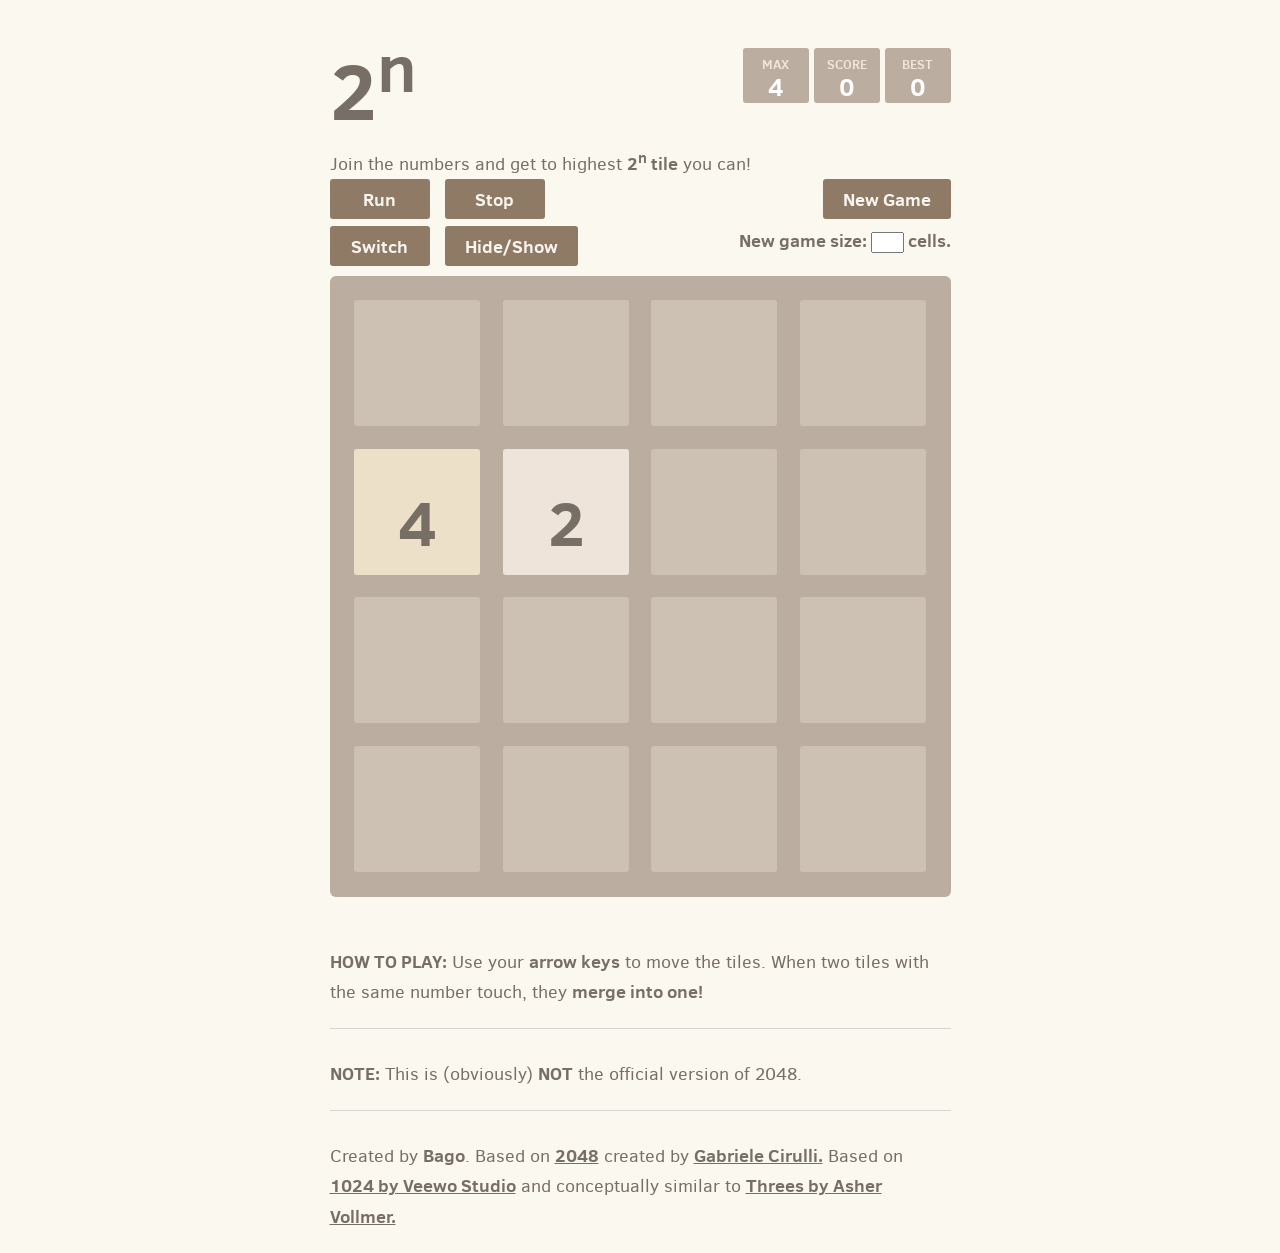
<file: index.html>
<!DOCTYPE html>
<html lang="en" manifest="cache.appcache">
<head>
  <meta charset="utf-8">
  <title>2^n</title>

  <link href="style/main.css" rel="stylesheet" type="text/css">
  <link rel="shortcut icon" href="favicon.ico">
  <link rel="apple-touch-icon" href="meta/apple-touch-icon.png">
  <meta name="apple-mobile-web-app-capable" content="yes">
  <meta name="apple-mobile-web-app-status-bar-style" content="black">

  <meta name="HandheldFriendly" content="True">
  <meta name="MobileOptimized" content="320">
  <meta name="viewport" content="width=device-width, target-densitydpi=160dpi, initial-scale=1.0, maximum-scale=1, user-scalable=no, minimal-ui">
  <meta name="format-detection" content="telephone=no" />

  <meta property="og:title" content="2048 game"/>
  <meta property="og:site_name" content="2048 game"/>
  <meta property="og:description" content="Join the numbers and get to the 2048 tile! Careful: this game is extremely addictive!"/>
  <meta property="og:image" content="http://gabrielecirulli.github.io/2048/meta/og_image.png"/>
</head>
<body>
  <div class="container">
    <div class="heading">
      <h1 class="title">2<sup>n</sup></h1>
      <div class="scores-container">
        <div class="max-tile-container">0</div>
        <div class="score-container">0</div>
        <div class="best-container">0</div>
      </div>
    </div>

    <div class="above-game">
      <p class="game-intro">Join the numbers and get to highest <strong>2<sup>n</sup> tile</strong> you can!</p>
      <a class="auto-move-button">Run</a>
      <a class="stop-auto-move-button">Stop</a>
      <a class="restart-button">New Game</a>
    </div>

    <div class="above-game-2">
      <a class="switch-display-mode-button">Switch</a>
      <a class="show-animation-button">Hide/Show</a>
      <p align=right><strong>New game size: </strong><input type="text" name="new-grid-size" value="" id="new-grid-size-inpt" onkeydown='return (event.keyCode >= 37 && event.keyCode <= 40) || event.keyCode == 8 || event.keyCode == 46 || (event.keyCode >= 48 && event.keyCode <= 57);'  size="2" maxlength="1"><strong> cells.</strong></p>
<!--       <p align=right><strong>New game size: </strong><input type="number" name="new-grid-size" value="" min="2" max="9" id="new-grid-size-inpt" onkeydown='return (event.keyCode >= 37 && event.keyCode <= 40) || event.keyCode == 8 || event.keyCode == 46 || (event.keyCode >= 48 && event.keyCode <= 57);'><strong> cells.</strong></p> -->
    </div>    

    <div class="game-container">
      <div class="game-message">
        <p></p>
        <div class="lower">
	        <a class="keep-playing-button">Keep going</a>
          <a class="retry-button">Try again</a>
          <div class="score-sharing"></div>
<!--           <div class="mailing-list"> -->
<!--             MailChimp Signup Form -->
<!--             <form action="http://gabrielecirulli.us8.list-manage.com/subscribe/post?u=991201206817cfb4e4247ed6c&amp;id=7928ea817b" method="post" name="mc-embedded-subscribe-form" class="mailing-list-form" target="_blank"> -->
<!--               <strong>Get email updates from Gabriele</strong> -->

<!--               <input type="email" value="" name="EMAIL" class="mailing-list-email-field" placeholder="Your email address" spellcheck="false"> -->

<!--               real people should not fill this in and expect good things - do not remove this or risk form bot signups -->
<!--               <div style="position: absolute; left: -9999px;"> -->
<!--                 <input type="text" name="b_991201206817cfb4e4247ed6c_7928ea817b" value=""> -->
<!--               </div> -->

<!--               <input type="submit" value="Go" name="subscribe" class="mailing-list-subscribe-button"> -->
<!--             </form> -->
<!--           </div> -->
        </div>
      </div>
      
<!--       <input type="submit" value="Run" id="auto-move-run" class="auto-move-button"> -->
<!--       <input type="submit" value="Stop" id="auto-move-stop" class="auto-move-button"> -->

      <div class="grid-container">
<!--         <div class="grid-row"> -->
<!--           <div class="grid-cell"></div> -->
<!--           <div class="grid-cell"></div> -->
<!--           <div class="grid-cell"></div> -->
<!--           <div class="grid-cell"></div> -->
<!--           <div class="grid-cell"></div> -->
<!--           <div class="grid-cell"></div> -->
<!--           <div class="grid-cell"></div> -->
<!--           <div class="grid-cell"></div> -->
<!--         </div> -->
<!--         <div class="grid-row"> -->
<!--           <div class="grid-cell"></div> -->
<!--           <div class="grid-cell"></div> -->
<!--           <div class="grid-cell"></div> -->
<!--           <div class="grid-cell"></div> -->
<!--           <div class="grid-cell"></div> -->
<!--           <div class="grid-cell"></div> -->
<!--           <div class="grid-cell"></div> -->
<!--           <div class="grid-cell"></div> -->
<!--         </div> -->
<!--         <div class="grid-row"> -->
<!--           <div class="grid-cell"></div> -->
<!--           <div class="grid-cell"></div> -->
<!--           <div class="grid-cell"></div> -->
<!--           <div class="grid-cell"></div> -->
<!--           <div class="grid-cell"></div> -->
<!--           <div class="grid-cell"></div> -->
<!--           <div class="grid-cell"></div> -->
<!--           <div class="grid-cell"></div> -->
<!--         </div> -->
<!--         <div class="grid-row"> -->
<!--           <div class="grid-cell"></div> -->
<!--           <div class="grid-cell"></div> -->
<!--           <div class="grid-cell"></div> -->
<!--           <div class="grid-cell"></div> -->
<!--           <div class="grid-cell"></div> -->
<!--           <div class="grid-cell"></div> -->
<!--           <div class="grid-cell"></div> -->
<!--           <div class="grid-cell"></div> -->
<!--         </div> -->
<!--         <div class="grid-row"> -->
<!--           <div class="grid-cell"></div> -->
<!--           <div class="grid-cell"></div> -->
<!--           <div class="grid-cell"></div> -->
<!--           <div class="grid-cell"></div> -->
<!--           <div class="grid-cell"></div> -->
<!--           <div class="grid-cell"></div> -->
<!--           <div class="grid-cell"></div> -->
<!--           <div class="grid-cell"></div> -->
<!--         </div> -->
<!--         <div class="grid-row"> -->
<!--           <div class="grid-cell"></div> -->
<!--           <div class="grid-cell"></div> -->
<!--           <div class="grid-cell"></div> -->
<!--           <div class="grid-cell"></div> -->
<!--           <div class="grid-cell"></div> -->
<!--           <div class="grid-cell"></div> -->
<!--           <div class="grid-cell"></div> -->
<!--           <div class="grid-cell"></div> -->
<!--         </div> -->
<!--         <div class="grid-row"> -->
<!--           <div class="grid-cell"></div> -->
<!--           <div class="grid-cell"></div> -->
<!--           <div class="grid-cell"></div> -->
<!--           <div class="grid-cell"></div> -->
<!--           <div class="grid-cell"></div> -->
<!--           <div class="grid-cell"></div> -->
<!--           <div class="grid-cell"></div> -->
<!--           <div class="grid-cell"></div> -->
<!--         </div> -->
<!--         <div class="grid-row"> -->
<!--           <div class="grid-cell"></div> -->
<!--           <div class="grid-cell"></div> -->
<!--           <div class="grid-cell"></div> -->
<!--           <div class="grid-cell"></div> -->
<!--           <div class="grid-cell"></div> -->
<!--           <div class="grid-cell"></div> -->
<!--           <div class="grid-cell"></div> -->
<!--           <div class="grid-cell"></div> -->
<!--         </div> -->
      </div>

      <div class="tile-container">

      </div>
    </div>

    <p class="game-explanation">
      <strong class="important">How to play:</strong> Use your <strong>arrow keys</strong> to move the tiles. When two tiles with the same number touch, they <strong>merge into one!</strong>
    </p>
    <hr>
    <p>
    <strong class="important">Note:</strong> This is (obviously) <strong>NOT</strong> the official version of 2048.
    </p>
    <hr>
    <p>
    Created by <strong>Bago</strong>. Based on <a href="http://gabrielecirulli.github.io/2048/" target="_blank">2048</a> created by <a href="http://gabrielecirulli.com" target="_blank">Gabriele Cirulli.</a> Based on <a href="https://itunes.apple.com/us/app/1024!/id823499224" target="_blank">1024 by Veewo Studio</a> and conceptually similar to <a href="http://asherv.com/threes/" target="_blank">Threes by Asher Vollmer.</a>
    </p>

  </div>

  <script src="js/bind_polyfill.js"></script>
  <script src="js/classlist_polyfill.js"></script>
  <script src="js/animframe_polyfill.js"></script>
  <script src="js/keyboard_input_manager.js"></script>
  <script src="js/html_actuator.js"></script>
  <script src="js/grid.js"></script>
  <script src="js/tile.js"></script>
  <script src="js/local_storage_manager.js"></script>
  <script src="js/statistics_manager.js"></script>
  <script src="js/game_manager.js"></script>
  <script src="js/drawGridLayout.js"></script>
  <script src="js/application.js"></script>

  <script>
    (function(i,s,o,g,r,a,m){i["GoogleAnalyticsObject"]=r;i[r]=i[r]||function(){
    (i[r].q=i[r].q||[]).push(arguments)},i[r].l=1*new Date();a=s.createElement(o),
    m=s.getElementsByTagName(o)[0];a.async=1;a.src=g;m.parentNode.insertBefore(a,m)
    })(window,document,"script","//www.google-analytics.com/analytics.js","ga");

    ga("create", "UA-42620757-2", "gabrielecirulli.github.io");
    ga("send", "pageview");
  </script>
</body>
</html>
</file>
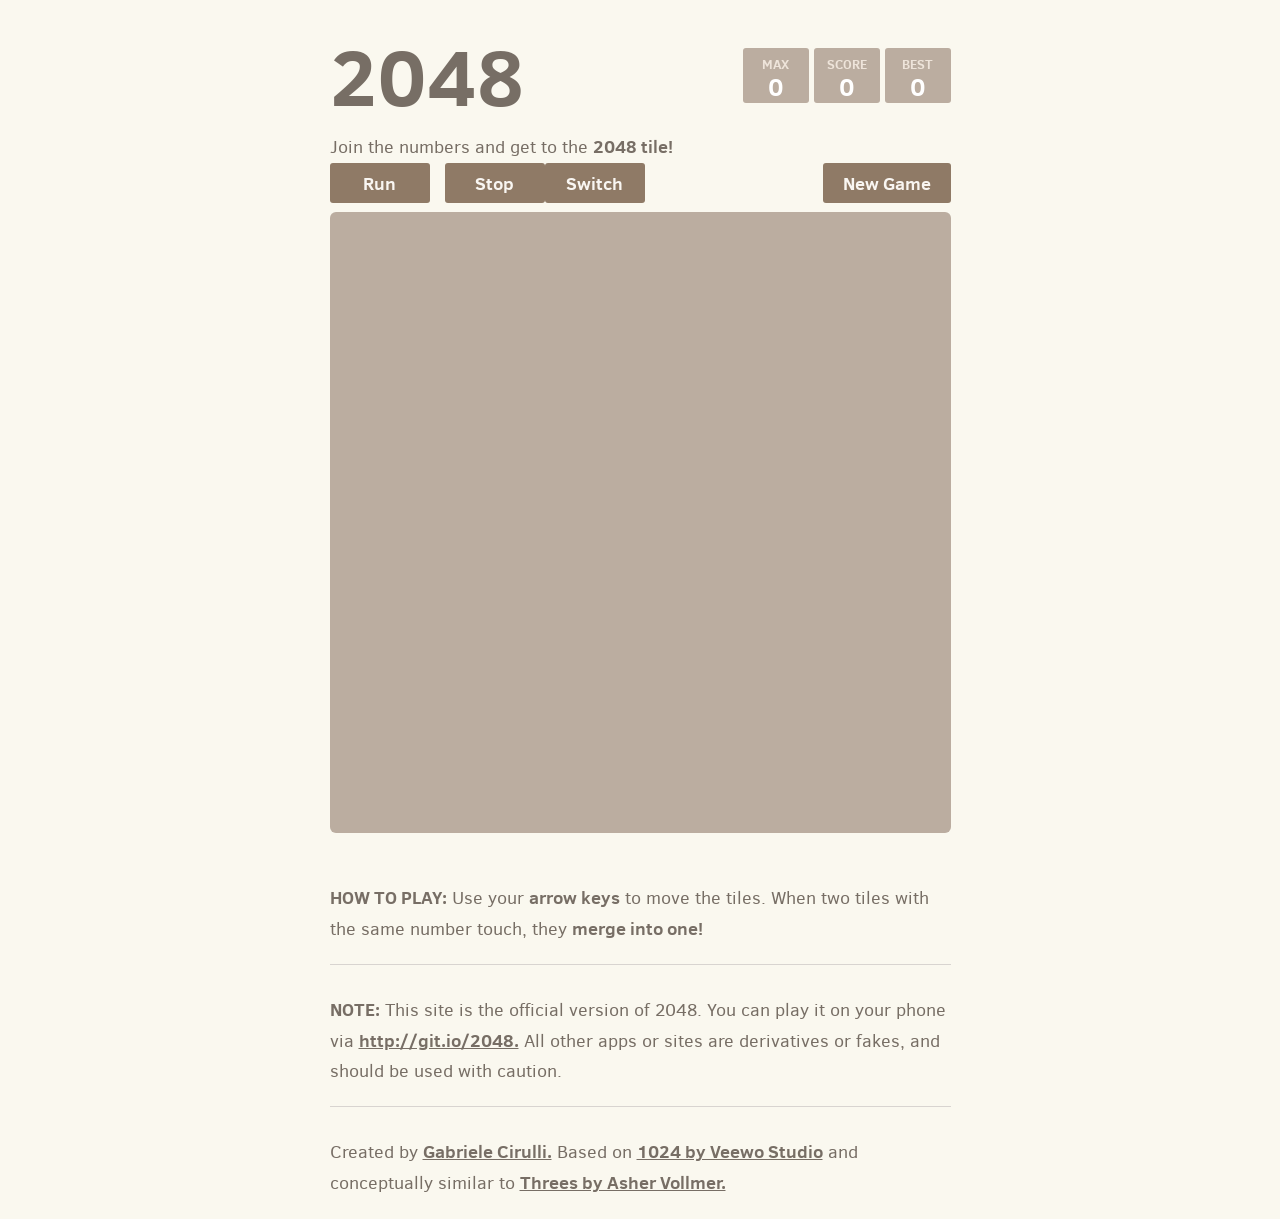
<file: Auto2048.html>
<!DOCTYPE html>
<html lang="en" manifest="cache.appcache">
<head>
  <meta charset="utf-8">
  <title>2048</title>

  <link href="style/main.css" rel="stylesheet" type="text/css">
  <link rel="shortcut icon" href="favicon.ico">
  <link rel="apple-touch-icon" href="meta/apple-touch-icon.png">
  <meta name="apple-mobile-web-app-capable" content="yes">
  <meta name="apple-mobile-web-app-status-bar-style" content="black">

  <meta name="HandheldFriendly" content="True">
  <meta name="MobileOptimized" content="320">
  <meta name="viewport" content="width=device-width, target-densitydpi=160dpi, initial-scale=1.0, maximum-scale=1, user-scalable=no, minimal-ui">
  <meta name="format-detection" content="telephone=no" />

  <meta property="og:title" content="2048 game"/>
  <meta property="og:site_name" content="2048 game"/>
  <meta property="og:description" content="Join the numbers and get to the 2048 tile! Careful: this game is extremely addictive!"/>
  <meta property="og:image" content="http://gabrielecirulli.github.io/2048/meta/og_image.png"/>
</head>
<body>
  <div class="container">
    <div class="heading">
      <h1 class="title">2048</h1>
      <div class="scores-container">
        <div class="max-tile-container">0</div>
        <div class="score-container">0</div>
        <div class="best-container">0</div>
      </div>
    </div>

    <div class="above-game">
      <p class="game-intro">Join the numbers and get to the <strong>2048 tile!</strong></p>
      <a class="auto-move-button">Run</a>
      <a class="stop-auto-move-button">Stop</a>
      <a class="switch-display-mode-button">Switch</a>
      <a class="restart-button">New Game</a>
    </div>

    <div class="game-container">
      <div class="game-message">
        <p></p>
        <div class="lower">
	        <a class="keep-playing-button">Keep going</a>
          <a class="retry-button">Try again</a>
          <div class="score-sharing"></div>
<!--           <div class="mailing-list"> -->
<!--             MailChimp Signup Form -->
<!--             <form action="http://gabrielecirulli.us8.list-manage.com/subscribe/post?u=991201206817cfb4e4247ed6c&amp;id=7928ea817b" method="post" name="mc-embedded-subscribe-form" class="mailing-list-form" target="_blank"> -->
<!--               <strong>Get email updates from Gabriele</strong> -->

<!--               <input type="email" value="" name="EMAIL" class="mailing-list-email-field" placeholder="Your email address" spellcheck="false"> -->

<!--               real people should not fill this in and expect good things - do not remove this or risk form bot signups -->
<!--               <div style="position: absolute; left: -9999px;"> -->
<!--                 <input type="text" name="b_991201206817cfb4e4247ed6c_7928ea817b" value=""> -->
<!--               </div> -->

<!--               <input type="submit" value="Go" name="subscribe" class="mailing-list-subscribe-button"> -->
<!--             </form> -->
<!--           </div> -->
        </div>
      </div>
      
<!--       <input type="submit" value="Run" id="auto-move-run" class="auto-move-button"> -->
<!--       <input type="submit" value="Stop" id="auto-move-stop" class="auto-move-button"> -->

      <div class="grid-container">
        <div class="grid-row">
          <div class="grid-cell"></div>
          <div class="grid-cell"></div>
          <div class="grid-cell"></div>
          <div class="grid-cell"></div>
          <div class="grid-cell"></div>
          <div class="grid-cell"></div>
          <div class="grid-cell"></div>
          <div class="grid-cell"></div>
        </div>
        <div class="grid-row">
          <div class="grid-cell"></div>
          <div class="grid-cell"></div>
          <div class="grid-cell"></div>
          <div class="grid-cell"></div>
          <div class="grid-cell"></div>
          <div class="grid-cell"></div>
          <div class="grid-cell"></div>
          <div class="grid-cell"></div>
        </div>
        <div class="grid-row">
          <div class="grid-cell"></div>
          <div class="grid-cell"></div>
          <div class="grid-cell"></div>
          <div class="grid-cell"></div>
          <div class="grid-cell"></div>
          <div class="grid-cell"></div>
          <div class="grid-cell"></div>
          <div class="grid-cell"></div>
        </div>
        <div class="grid-row">
          <div class="grid-cell"></div>
          <div class="grid-cell"></div>
          <div class="grid-cell"></div>
          <div class="grid-cell"></div>
          <div class="grid-cell"></div>
          <div class="grid-cell"></div>
          <div class="grid-cell"></div>
          <div class="grid-cell"></div>
        </div>
        <div class="grid-row">
          <div class="grid-cell"></div>
          <div class="grid-cell"></div>
          <div class="grid-cell"></div>
          <div class="grid-cell"></div>
          <div class="grid-cell"></div>
          <div class="grid-cell"></div>
          <div class="grid-cell"></div>
          <div class="grid-cell"></div>
        </div>
        <div class="grid-row">
          <div class="grid-cell"></div>
          <div class="grid-cell"></div>
          <div class="grid-cell"></div>
          <div class="grid-cell"></div>
          <div class="grid-cell"></div>
          <div class="grid-cell"></div>
          <div class="grid-cell"></div>
          <div class="grid-cell"></div>
        </div>
        <div class="grid-row">
          <div class="grid-cell"></div>
          <div class="grid-cell"></div>
          <div class="grid-cell"></div>
          <div class="grid-cell"></div>
          <div class="grid-cell"></div>
          <div class="grid-cell"></div>
          <div class="grid-cell"></div>
          <div class="grid-cell"></div>
        </div>
        <div class="grid-row">
          <div class="grid-cell"></div>
          <div class="grid-cell"></div>
          <div class="grid-cell"></div>
          <div class="grid-cell"></div>
          <div class="grid-cell"></div>
          <div class="grid-cell"></div>
          <div class="grid-cell"></div>
          <div class="grid-cell"></div>
        </div>
      </div>

      <div class="tile-container">

      </div>
    </div>

    <p class="game-explanation">
      <strong class="important">How to play:</strong> Use your <strong>arrow keys</strong> to move the tiles. When two tiles with the same number touch, they <strong>merge into one!</strong>
    </p>
    <hr>
    <p>
    <strong class="important">Note:</strong> This site is the official version of 2048. You can play it on your phone via <a href="http://git.io/2048">http://git.io/2048.</a> All other apps or sites are derivatives or fakes, and should be used with caution.
    </p>
    <hr>
    <p>
    Created by <a href="http://gabrielecirulli.com" target="_blank">Gabriele Cirulli.</a> Based on <a href="https://itunes.apple.com/us/app/1024!/id823499224" target="_blank">1024 by Veewo Studio</a> and conceptually similar to <a href="http://asherv.com/threes/" target="_blank">Threes by Asher Vollmer.</a>
    </p>

  </div>

  <script src="js/bind_polyfill.js"></script>
  <script src="js/classlist_polyfill.js"></script>
  <script src="js/animframe_polyfill.js"></script>
  <script src="js/keyboard_input_manager.js"></script>
  <script src="js/html_actuator.js"></script>
  <script src="js/grid.js"></script>
  <script src="js/tile.js"></script>
  <script src="js/local_storage_manager.js"></script>
  <script src="js/statistics_manager.js"></script>
  <script src="js/game_manager.js"></script>
  <script src="js/application.js"></script>

  <script>
    (function(i,s,o,g,r,a,m){i["GoogleAnalyticsObject"]=r;i[r]=i[r]||function(){
    (i[r].q=i[r].q||[]).push(arguments)},i[r].l=1*new Date();a=s.createElement(o),
    m=s.getElementsByTagName(o)[0];a.async=1;a.src=g;m.parentNode.insertBefore(a,m)
    })(window,document,"script","//www.google-analytics.com/analytics.js","ga");

    ga("create", "UA-42620757-2", "gabrielecirulli.github.io");
    ga("send", "pageview");
  </script>
</body>
</html>
</file>
<file: style/main.css>
@import url(fonts/clear-sans.css);
html, body {
  margin: 0;
  padding: 0;
  background: #faf8ef;
  color: #776e65;
  font-family: "Clear Sans", "Helvetica Neue", Arial, sans-serif;
  font-size: 18px; }

body {
  margin: 20px 0; }

.heading:after {
  content: "";
  display: block;
  clear: both; }

h1.title {
  font-size: 80px;
  font-weight: bold;
  margin: 0;
  display: block;
  float: left; }

@-webkit-keyframes move-up {
  0% {
    top: 25px;
    opacity: 1; }

  100% {
    top: -50px;
    opacity: 0; } }

@-moz-keyframes move-up {
  0% {
    top: 25px;
    opacity: 1; }

  100% {
    top: -50px;
    opacity: 0; } }

@keyframes move-up {
  0% {
    top: 25px;
    opacity: 1; }

  100% {
    top: -50px;
    opacity: 0; } }

.scores-container {
  float: right;
  text-align: right;
  margin-top: 20px; }

.score-container, .best-container, .max-tile-container {
  position: relative;
  display: inline-block;
  background: #bbada0;
  padding: 15px 25px;
  font-size: 25px;
  height: 25px;
  line-height: 47px;
  font-weight: bold;
  border-radius: 3px;
  color: white;
  margin-top: 8px;
  text-align: center; }
  .score-container:after, .best-container:after, .max-tile-container:after {
    position: absolute;
    width: 100%;
    top: 10px;
    left: 0;
    text-transform: uppercase;
    font-size: 13px;
    line-height: 13px;
    text-align: center;
    color: #eee4da; }
  .score-container .score-addition, .best-container .score-addition {
    position: absolute;
    right: 30px;
    color: red;
    font-size: 25px;
    line-height: 25px;
    font-weight: bold;
    color: rgba(119, 110, 101, 0.9);
    z-index: 100;
    -webkit-animation: move-up 600ms ease-in;
    -moz-animation: move-up 600ms ease-in;
    -webkit-animation-fill-mode: both;
    -moz-animation-fill-mode: both; }

.max-tile-container:after {
  content: "Max"; }

.score-container:after {
  content: "Score"; }

.best-container:after {
  content: "Best"; }

p {
  margin-top: 0;
  margin-bottom: 10px;
  line-height: 1.65; }

a {
  color: #776e65;
  font-weight: bold;
  text-decoration: underline;
  cursor: pointer; }

strong.important {
  text-transform: uppercase; }

hr {
  border: none;
  border-bottom: 1px solid #d8d4d0;
  margin-top: 20px;
  margin-bottom: 30px; }

.container {
  width: 621px;
  margin: 0 auto; }

@-webkit-keyframes fade-in {
  0% {
    opacity: 0; }

  100% {
    opacity: 1; } }

@-moz-keyframes fade-in {
  0% {
    opacity: 0; }

  100% {
    opacity: 1; } }

@keyframes fade-in {
  0% {
    opacity: 0; }

  100% {
    opacity: 1; } }

.game-container {
/*   margin-top: 50px; */
  position: relative;
/*   padding: 15px; */
  cursor: default;
  -webkit-touch-callout: none;
  -webkit-user-select: none;
  -moz-user-select: none;
  background: #bbada0;
  border-radius: 6px;
  width: 621px;
  height: 621px;
  -webkit-box-sizing: border-box;
  -moz-box-sizing: border-box;
  box-sizing: border-box; }
/*   .game-container .game-message { */
.game-message {
    display: none;
    position: absolute;
    top: 0;
    right: 0;
    bottom: 0;
    left: 0;
    background: rgba(238, 228, 218, 0.5);
    z-index: 100;
    text-align: center;
    -webkit-animation: fade-in 800ms ease 1200ms;
    -moz-animation: fade-in 800ms ease 1200ms;
    -webkit-animation-fill-mode: both;
    -moz-animation-fill-mode: both; }
    .game-container .game-message p {
      font-size: 60px;
      font-weight: bold;
      height: 60px;
      line-height: 60px;
      margin-top: 222px; }
    .game-container .game-message .lower {
      display: block;
      margin-top: 59px; }
    .game-container .game-message a {
      display: inline-block;
      background: #8f7a66;
      border-radius: 3px;
      padding: 0 20px;
      text-decoration: none;
      color: #f9f6f2;
      height: 40px;
      line-height: 42px;
      margin-left: 9px; }
    .game-container .game-message.game-won {
      background: rgba(237, 194, 46, 0.5);
      color: #f9f6f2; }
    .game-container .game-message.game-won, .game-container .game-message.game-over {
      display: block; }

.grid-container {
  position: absolute;
  z-index: 1; }

/* .grid-row { */
/*   margin-bottom: 10px; } */
/*   .grid-row:last-child { */
/*     margin-bottom: 0; } */
/*   .grid-row:after { */
/*     content: ""; */
/*     display: block; */
/*     clear: both; } */

/* .grid-cell { */
/*   width: 57.5px; */
/*   height: 57.5px; */
/*   margin-right: 10px; */
/*   float: left; */
/*   border-radius: 3px;  */
/*   background: rgba(238, 228, 218, 0.35); } */
/*   .grid-cell:last-child { */
/*     margin-right: 0; } */

.tile-container {
  position: absolute;
  z-index: 2; }

/* .tile { */
/*   width: 57.5px; */
/*   height: 57.5px; */
/*   line-height: 67.5px; } */
/*    .tile.tile-position-1-1 { */
/*       position: absolute; */
/*       left: 0px; */
/*       top: 0px; } */
/*   .tile.tile-position-1-2 { */
/*       position: absolute; */
/*       left: 0px; */
/*       top: 68px; } */
/*   .tile.tile-position-1-3 { */
/*       position: absolute; */
/*       left: 0px; */
/*       top: 135px; } */
/*   .tile.tile-position-1-4 { */
/*       position: absolute; */
/*       left: 0px; */
/*       top: 203px; } */
/*   .tile.tile-position-1-5 { */
/*       position: absolute; */
/*       left: 0px; */
/*       top: 270px; } */
/*   .tile.tile-position-1-6 { */
/*       position: absolute; */
/*       left: 0px; */
/*       top: 338px; } */
/*   .tile.tile-position-1-7 { */
/*       position: absolute; */
/*       left: 0px; */
/*       top: 405px; } */
/*   .tile.tile-position-1-8 { */
/*       position: absolute; */
/*       left: 0px; */
/*       top: 473px; } */
/*   .tile.tile-position-2-1 { */
/*       position: absolute; */
/*       left: 68px; */
/*       top: 0px; } */
/*   .tile.tile-position-2-2 { */
/*       position: absolute; */
/*       left: 68px; */
/*       top: 68px; } */
/*   .tile.tile-position-2-3 { */
/*       position: absolute; */
/*       left: 68px; */
/*       top: 135px; } */
/*   .tile.tile-position-2-4 { */
/*       position: absolute; */
/*       left: 68px; */
/*       top: 203px; } */
/*   .tile.tile-position-2-5 { */
/*       position: absolute; */
/*       left: 68px; */
/*       top: 270px; } */
/*   .tile.tile-position-2-6 { */
/*       position: absolute; */
/*       left: 68px; */
/*       top: 338px; } */
/*   .tile.tile-position-2-7 { */
/*       position: absolute; */
/*       left: 68px; */
/*       top: 405px; } */
/*   .tile.tile-position-2-8 { */
/*       position: absolute; */
/*       left: 68px; */
/*       top: 473px; } */
/*   .tile.tile-position-3-1 { */
/*       position: absolute; */
/*       left: 135px; */
/*       top: 0px; } */
/*   .tile.tile-position-3-2 { */
/*       position: absolute; */
/*       left: 135px; */
/*       top: 68px; } */
/*   .tile.tile-position-3-3 { */
/*       position: absolute; */
/*       left: 135px; */
/*       top: 135px; } */
/*   .tile.tile-position-3-4 { */
/*       position: absolute; */
/*       left: 135px; */
/*       top: 203px; } */
/*   .tile.tile-position-3-5 { */
/*       position: absolute; */
/*       left: 135px; */
/*       top: 270px; } */
/*   .tile.tile-position-3-6 { */
/*       position: absolute; */
/*       left: 135px; */
/*       top: 338px; } */
/*   .tile.tile-position-3-7 { */
/*       position: absolute; */
/*       left: 135px; */
/*       top: 405px; } */
/*   .tile.tile-position-3-8 { */
/*       position: absolute; */
/*       left: 135px; */
/*       top: 473px; } */
/*   .tile.tile-position-4-1 { */
/*       position: absolute; */
/*       left: 203px; */
/*       top: 0px; } */
/*   .tile.tile-position-4-2 { */
/*       position: absolute; */
/*       left: 203px; */
/*       top: 68px; } */
/*   .tile.tile-position-4-3 { */
/*       position: absolute; */
/*       left: 203px; */
/*       top: 135px; } */
/*   .tile.tile-position-4-4 { */
/*       position: absolute; */
/*       left: 203px; */
/*       top: 203px; } */
/*   .tile.tile-position-4-5 { */
/*       position: absolute; */
/*       left: 203px; */
/*       top: 270px; } */
/*   .tile.tile-position-4-6 { */
/*       position: absolute; */
/*       left: 203px; */
/*       top: 338px; } */
/*   .tile.tile-position-4-7 { */
/*       position: absolute; */
/*       left: 203px; */
/*       top: 405px; } */
/*   .tile.tile-position-4-8 { */
/*       position: absolute; */
/*       left: 203px; */
/*       top: 473px; } */
/*   .tile.tile-position-5-1 { */
/*       position: absolute; */
/*       left: 270px; */
/*       top: 0px; } */
/*   .tile.tile-position-5-2 { */
/*       position: absolute; */
/*       left: 270px; */
/*       top: 68px; } */
/*   .tile.tile-position-5-3 { */
/*       position: absolute; */
/*       left: 270px; */
/*       top: 135px; } */
/*   .tile.tile-position-5-4 { */
/*       position: absolute; */
/*       left: 270px; */
/*       top: 203px; } */
/*   .tile.tile-position-5-5 { */
/*       position: absolute; */
/*       left: 270px; */
/*       top: 270px; } */
/*   .tile.tile-position-5-6 { */
/*       position: absolute; */
/*       left: 270px; */
/*       top: 338px; } */
/*   .tile.tile-position-5-7 { */
/*       position: absolute; */
/*       left: 270px; */
/*       top: 405px; } */
/*   .tile.tile-position-5-8 { */
/*       position: absolute; */
/*       left: 270px; */
/*       top: 473px; } */
/*   .tile.tile-position-6-1 { */
/*       position: absolute; */
/*       left: 338px; */
/*       top: 0px; } */
/*   .tile.tile-position-6-2 { */
/*       position: absolute; */
/*       left: 338px; */
/*       top: 68px; } */
/*   .tile.tile-position-6-3 { */
/*       position: absolute; */
/*       left: 338px; */
/*       top: 135px; } */
/*   .tile.tile-position-6-4 { */
/*       position: absolute; */
/*       left: 338px; */
/*       top: 203px; } */
/*   .tile.tile-position-6-5 { */
/*       position: absolute; */
/*       left: 338px; */
/*       top: 270px; } */
/*   .tile.tile-position-6-6 { */
/*       position: absolute; */
/*       left: 338px; */
/*       top: 338px; } */
/*   .tile.tile-position-6-7 { */
/*       position: absolute; */
/*       left: 338px; */
/*       top: 405px; } */
/*   .tile.tile-position-6-8 { */
/*       position: absolute; */
/*       left: 338px; */
/*       top: 473px; } */
/*   .tile.tile-position-7-1 { */
/*       position: absolute; */
/*       left: 405px; */
/*       top: 0px; } */
/*   .tile.tile-position-7-2 { */
/*       position: absolute; */
/*       left: 405px; */
/*       top: 68px; } */
/*   .tile.tile-position-7-3 { */
/*       position: absolute; */
/*       left: 405px; */
/*       top: 135px; } */
/*   .tile.tile-position-7-4 { */
/*       position: absolute; */
/*       left: 405px; */
/*       top: 203px; } */
/*   .tile.tile-position-7-5 { */
/*       position: absolute; */
/*       left: 405px; */
/*       top: 270px; } */
/*   .tile.tile-position-7-6 { */
/*       position: absolute; */
/*       left: 405px; */
/*       top: 338px; } */
/*   .tile.tile-position-7-7 { */
/*       position: absolute; */
/*       left: 405px; */
/*       top: 405px; } */
/*   .tile.tile-position-7-8 { */
/*       position: absolute; */
/*       left: 405px; */
/*       top: 473px; } */
/*   .tile.tile-position-8-1 { */
/*       position: absolute; */
/*       left: 473px; */
/*       top: 0px; } */
/*   .tile.tile-position-8-2 { */
/*       position: absolute; */
/*       left: 473px; */
/*       top: 68px; } */
/*   .tile.tile-position-8-3 { */
/*       position: absolute; */
/*       left: 473px; */
/*       top: 135px; } */
/*   .tile.tile-position-8-4 { */
/*       position: absolute; */
/*       left: 473px; */
/*       top: 203px; } */
/*   .tile.tile-position-8-5 { */
/*       position: absolute; */
/*       left: 473px; */
/*       top: 270px; } */
/*   .tile.tile-position-8-6 { */
/*       position: absolute; */
/*       left: 473px; */
/*       top: 338px; } */
/*   .tile.tile-position-8-7 { */
/*       position: absolute; */
/*       left: 473px; */
/*       top: 405px; } */
/*   .tile.tile-position-8-8 { */
/*       position: absolute; */
/*       left: 473px; */
/*       top: 473px; } */

 
.tile {
  border-radius: 3px;
  background: #eee4da;
  text-align: center;
  font-weight: bold;
  z-index: 10;
/*   font-size: 30px; */
  -webkit-transition: 100ms ease-in-out;
  -moz-transition: 100ms ease-in-out;
  -webkit-transition-property: top, left;
  -moz-transition-property: top, left; }
  .tile.tile-stats {
    background: rgba(238, 228, 218, 0.6);
    box-shadow: 0 0 30px 10px rgba(243, 215, 116, 0), inset 0 0 0 1px rgba(255, 255, 255, 0); }
/*     font-size: 20px; } */
  .tile.tile-2 {
    background: #eee4da;
    box-shadow: 0 0 30px 10px rgba(243, 215, 116, 0), inset 0 0 0 1px rgba(255, 255, 255, 0); }
  .tile.tile-4 {
    background: #ede0c8;
    box-shadow: 0 0 30px 10px rgba(243, 215, 116, 0), inset 0 0 0 1px rgba(255, 255, 255, 0); }
  .tile.tile-8 {
    color: #f9f6f2;
    background: #f2b179; }
  .tile.tile-16 {
    color: #f9f6f2;
    background: #f59563; }
  .tile.tile-32 {
    color: #f9f6f2;
    background: #f67c5f; }
  .tile.tile-64 {
    color: #f9f6f2;
    background: #f65e3b; }
  .tile.tile-128 {
    color: #f9f6f2;
    background: #edcf72;
    box-shadow: 0 0 30px 10px rgba(243, 215, 116, 0.2381), inset 0 0 0 1px rgba(255, 255, 255, 0.14286); }
/*     font-size: 25px; } */
/*     @media screen and (max-width: 480px) { */
/*   .tile.tile-128 { */
/*         font-size: 25px; } } */
  .tile.tile-256 {
    color: #f9f6f2;
    background: #edcc61;
    box-shadow: 0 0 30px 10px rgba(243, 215, 116, 0.31746), inset 0 0 0 1px rgba(255, 255, 255, 0.19048); }
/*     font-size: 25px; } */
/*     @media screen and (max-width: 480px) { */
/*       .tile.tile-256 { */
/*         font-size: 25px; } } */
  .tile.tile-512 {
    color: #f9f6f2;
    background: #edc850;
    box-shadow: 0 0 30px 10px rgba(243, 215, 116, 0.39683), inset 0 0 0 1px rgba(255, 255, 255, 0.2381); }
/*     font-size: 25px; } */
/*     @media screen and (max-width: 480px) { */
/*       .tile.tile-512 { */
/*         font-size: 25px; } } */
  .tile.tile-1024 {
    color: #f9f6f2;
    background: #edc53f;
    box-shadow: 0 0 30px 10px rgba(243, 215, 116, 0.47619), inset 0 0 0 1px rgba(255, 255, 255, 0.28571); }
/*     font-size: 20px; } */
/*     @media screen and (max-width: 480px) { */
/*       .tile.tile-1024 { */
/*         font-size: 15px; } } */
  .tile.tile-2048 {
    color: #f9f6f2;
    background: #edc22e;
    box-shadow: 0 0 30px 10px rgba(243, 215, 116, 0.55556), inset 0 0 0 1px rgba(255, 255, 255, 0.33333); }
/*     font-size: 20px; } */
/*     @media screen and (max-width: 480px) { */
/*       .tile.tile-2048 { */
/*         font-size: 15px; } } */
   .tile.tile-4096 {
    color: #f9f6f2;
    background: #ebb914;
    box-shadow: 0 0 30px 10px rgba(243, 215, 116, 0.63556), inset 0 0 0 1px rgba(255, 255, 255, 0.33333);
    font-size: 20px; }
    @media screen and (max-width: 480px) {
      .tile.tile-4096 {
        font-size: 15px; } }
  .tile.tile-8192 {
    color: #f9f6f2;
    background: #d3a612;
    box-shadow: 0 0 30px 10px rgba(243, 215, 116, 0.71556), inset 0 0 0 1px rgba(255, 255, 255, 0.33333);
    font-size: 20px; }
    @media screen and (max-width: 480px) {
      .tile.tile-8192 {
        font-size: 15px; } }
  .tile.tile-16384 {
    color: #f9f6f2;
    background: #bc9410;
    box-shadow: 0 0 30px 10px rgba(243, 215, 116, 0.79556), inset 0 0 0 1px rgba(255, 255, 255, 0.33333);
    font-size: 17px; }
    @media screen and (max-width: 480px) {
      .tile.tile-16384 {
        font-size: 10px; } }
   .tile.tile-32768 {
    color: #f9f6f2;
    background: #bc9410;
    box-shadow: 0 0 30px 10px rgba(243, 215, 116, 0.79556), inset 0 0 0 1px rgba(255, 255, 255, 0.33333);
    font-size: 17px; }
    @media screen and (max-width: 480px) {
      .tile.tile-32768 {
        font-size: 10px; } }
   .tile.tile-65536 {
    color: #f9f6f2;
    background: #bc9410;
    box-shadow: 0 0 30px 10px rgba(243, 215, 116, 0.79556), inset 0 0 0 1px rgba(255, 255, 255, 0.33333);
    font-size: 17px; }
    @media screen and (max-width: 480px) {
      .tile.tile-65536 {
        font-size: 10px; } }
   .tile.tile-131072 {
    color: #f9f6f2;
    background: #bc9410;
    box-shadow: 0 0 30px 10px rgba(243, 215, 116, 0.79556), inset 0 0 0 1px rgba(255, 255, 255, 0.33333);
    font-size: 15px; }
    @media screen and (max-width: 480px) {
      .tile.tile-131072 {
        font-size: 10px; } }
   .tile.tile-262144 {
    color: #f9f6f2;
    background: #bc9410;
    box-shadow: 0 0 30px 10px rgba(243, 215, 116, 0.79556), inset 0 0 0 1px rgba(255, 255, 255, 0.33333);
    font-size: 15px; }
    @media screen and (max-width: 480px) {
      .tile.tile-262144 {
        font-size: 10px; } }
   .tile.tile-524288 {
    color: #f9f6f2;
    background: #bc9410;
    box-shadow: 0 0 30px 10px rgba(243, 215, 116, 0.79556), inset 0 0 0 1px rgba(255, 255, 255, 0.33333);
    font-size: 15px; }
    @media screen and (max-width: 480px) {
      .tile.tile-523288 {
        font-size: 10px; } }
   .tile.tile-1048576 {
    color: #f9f6f2;
    background: #bc9410;
    box-shadow: 0 0 30px 10px rgba(243, 215, 116, 0.79556), inset 0 0 0 1px rgba(255, 255, 255, 0.33333);
    font-size: 13px; }
    @media screen and (max-width: 480px) {
      .tile.tile-1048576 {
        font-size: 5px; } }
      .tile.tile-1048576 {
    color: #f9f6f2;
    background: #bc9410;
    box-shadow: 0 0 30px 10px rgba(243, 215, 116, 0.79556), inset 0 0 0 1px rgba(255, 255, 255, 0.33333);
    font-size: 13px; }
    @media screen and (max-width: 480px) {
      .tile.tile-1048576 {
        font-size: 5px; } }
   .tile.tile-2097152 {
    color: #f9f6f2;
    background: #bc9410;
    box-shadow: 0 0 30px 10px rgba(243, 215, 116, 0.79556), inset 0 0 0 1px rgba(255, 255, 255, 0.33333);
    font-size: 13px; }
    @media screen and (max-width: 480px) {
      .tile.tile-2097152 {
        font-size: 5px; } }
   .tile.tile-4194304 {
    color: #f9f6f2;
    background: #bc9410;
    box-shadow: 0 0 30px 10px rgba(243, 215, 116, 0.79556), inset 0 0 0 1px rgba(255, 255, 255, 0.33333);
    font-size: 13px; }
    @media screen and (max-width: 480px) {
      .tile.tile-4194304 {
        font-size: 5px; } }
   .tile.tile-8388608 {
    color: #f9f6f2;
    background: #bc9410;
    box-shadow: 0 0 30px 10px rgba(243, 215, 116, 0.79556), inset 0 0 0 1px rgba(255, 255, 255, 0.33333);
    font-size: 13px; }
    @media screen and (max-width: 480px) {
      .tile.tile-8388608 {
        font-size: 5px; } }
   .tile.tile-16777216 {
    color: #f9f6f2;
    background: #bc9410;
    box-shadow: 0 0 30px 10px rgba(243, 215, 116, 0.79556), inset 0 0 0 1px rgba(255, 255, 255, 0.33333);
    font-size: 12px; }
    @media screen and (max-width: 480px) {
      .tile.tile-16777216 {
        font-size: 5px; } }
   .tile.tile-33554432 {
    color: #f9f6f2;
    background: #bc9410;
    box-shadow: 0 0 30px 10px rgba(243, 215, 116, 0.79556), inset 0 0 0 1px rgba(255, 255, 255, 0.33333);
    font-size: 12px; }
    @media screen and (max-width: 480px) {
      .tile.tile-33554432 {
        font-size: 5px; } }
   .tile.tile-67108864 {
    color: #f9f6f2;
    background: #bc9410;
    box-shadow: 0 0 30px 10px rgba(243, 215, 116, 0.79556), inset 0 0 0 1px rgba(255, 255, 255, 0.33333);
    font-size: 12px; }
    @media screen and (max-width: 480px) {
      .tile.tile-67108864 {
        font-size: 5px; } }
   .tile.tile-134217728 {
    color: #f9f6f2;
    background: #bc9410;
    box-shadow: 0 0 30px 10px rgba(243, 215, 116, 0.79556), inset 0 0 0 1px rgba(255, 255, 255, 0.33333);
    font-size: 11px; }
    @media screen and (max-width: 480px) {
      .tile.tile-134217728 {
        font-size: 5px; } }
   .tile.tile-268435456 {
    color: #f9f6f2;
    background: #bc9410;
    box-shadow: 0 0 30px 10px rgba(243, 215, 116, 0.79556), inset 0 0 0 1px rgba(255, 255, 255, 0.33333);
    font-size: 11px; }
    @media screen and (max-width: 480px) {
      .tile.tile-268435456 {
        font-size: 5px; } }
   .tile.tile-536870912 {
    color: #f9f6f2;
    background: #bc9410;
    box-shadow: 0 0 30px 10px rgba(243, 215, 116, 0.79556), inset 0 0 0 1px rgba(255, 255, 255, 0.33333);
    font-size: 11px; }
    @media screen and (max-width: 480px) {
      .tile.tile-536870912 {
        font-size: 5px; } }
   .tile.tile-1073741824 {
    color: #f9f6f2;
    background: #bc9410;
    box-shadow: 0 0 30px 10px rgba(243, 215, 116, 0.79556), inset 0 0 0 1px rgba(255, 255, 255, 0.33333);
    font-size: 10px; }
    @media screen and (max-width: 480px) {
      .tile.tile-1073741824 {
        font-size: 5px; } }
   

@-webkit-keyframes appear {
  0% {
    opacity: 0;
    -webkit-transform: scale(0);
    -moz-transform: scale(0); }

  100% {
    opacity: 1;
    -webkit-transform: scale(1);
    -moz-transform: scale(1); } }

@-moz-keyframes appear {
  0% {
    opacity: 0;
    -webkit-transform: scale(0);
    -moz-transform: scale(0); }

  100% {
    opacity: 1;
    -webkit-transform: scale(1);
    -moz-transform: scale(1); } }

@keyframes appear {
  0% {
    opacity: 0;
    -webkit-transform: scale(0);
    -moz-transform: scale(0); }

  100% {
    opacity: 1;
    -webkit-transform: scale(1);
    -moz-transform: scale(1); } }

.tile-new {
  -webkit-animation: appear 200ms ease 100ms;
  -moz-animation: appear 200ms ease 100ms;
  -webkit-animation-fill-mode: both;
  -moz-animation-fill-mode: both; }

@-webkit-keyframes pop {
  0% {
    -webkit-transform: scale(0);
    -moz-transform: scale(0); }

  50% {
    -webkit-transform: scale(1.2);
    -moz-transform: scale(1.2); }

  100% {
    -webkit-transform: scale(1);
    -moz-transform: scale(1); } }

@-moz-keyframes pop {
  0% {
    -webkit-transform: scale(0);
    -moz-transform: scale(0); }

  50% {
    -webkit-transform: scale(1.2);
    -moz-transform: scale(1.2); }

  100% {
    -webkit-transform: scale(1);
    -moz-transform: scale(1); } }

@keyframes pop {
  0% {
    -webkit-transform: scale(0);
    -moz-transform: scale(0); }

  50% {
    -webkit-transform: scale(1.2);
    -moz-transform: scale(1.2); }

  100% {
    -webkit-transform: scale(1);
    -moz-transform: scale(1); } }

.tile-merged {
  z-index: 20;
  -webkit-animation: pop 200ms ease 100ms;
  -moz-animation: pop 200ms ease 100ms;
  -webkit-animation-fill-mode: both;
  -moz-animation-fill-mode: both; }

.above-game {
  height: 80px; }

.above-game-2 {
  height: 50px; }

.game-intro {
  margin-bottom: 0; }

.game-explanation {
  margin-top: 50px; }
  
.auto-move-button, .stop-auto-move-button, .switch-display-mode-button, .show-animation-button {
  display: inline-block;
  background: #8f7a66;
  border-radius: 3px;
  padding: 0 20px;
  text-decoration: none;
  color: #f9f6f2;
  height: 40px;
  line-height: 42px;
  cursor: pointer;
  display: block;
  text-align: center;
  float: left; 
  min-width: 60px; }
  
.stop-auto-move-button {
  margin-left: 15px;
  float: left; }
  
.switch-display-mode-button {
/*   margin-left: 30px; */
  float: left; }

.show-animation-button {
  margin-left: 15px;
  float: left; }
  
.restart-button {
  display: inline-block;
  background: #8f7a66;
  border-radius: 3px;
  padding: 0 20px;
  text-decoration: none;
  color: #f9f6f2;
  height: 40px;
  line-height: 42px;
  cursor: pointer;
  display: block;
  text-align: center;
  float: right; }

@media screen and (max-width: 480px) {
  html, body {
    font-size: 15px; }

  body {
    margin: 20px 0;
    padding: 0 20px; }

  h1.title {
    font-size: 27px;
    margin-top: 15px; }

  .container {
    width: 347.5px;
    margin: 0 auto; }

  .score-container, .best-container, .max-tile-container {
    margin-top: 0;
    padding: 15px 10px 20px;
    min-width: 40px; }

  .heading {
    margin-bottom: 10px; }

  .restart-button {
    width: 42%;
    padding: 0;
    display: block;
    box-sizing: border-box;
    margin-top: 2px; }

  .game-container {
    margin-top: 40px;
    position: relative;
/*     padding: 15px; */
    cursor: default;
    -webkit-touch-callout: none;
    -webkit-user-select: none;
    -moz-user-select: none;
    background: #bbada0;
    border-radius: 6px;
    width: 347.5px;
    height: 347.5px;
    -webkit-box-sizing: border-box;
    -moz-box-sizing: border-box;
    box-sizing: border-box; }
    .game-container .game-message {
      display: none;
      position: absolute;
      top: 0;
      right: 0;
      bottom: 0;
      left: 0;
      background: rgba(238, 228, 218, 0.5);
      z-index: 100;
      text-align: center;
      -webkit-animation: fade-in 800ms ease 1200ms;
      -moz-animation: fade-in 800ms ease 1200ms;
      -webkit-animation-fill-mode: both;
      -moz-animation-fill-mode: both; }
      .game-container .game-message p {
        font-size: 60px;
        font-weight: bold;
        height: 60px;
        line-height: 60px;
        margin-top: 222px; }
      .game-container .game-message .lower {
        display: block;
        margin-top: 59px; }
      .game-container .game-message a {
        display: inline-block;
        background: #8f7a66;
        border-radius: 3px;
        padding: 0 20px;
        text-decoration: none;
        color: #f9f6f2;
        height: 40px;
        line-height: 42px;
        margin-left: 9px; }
      .game-container .game-message.game-won {
        background: rgba(237, 194, 46, 0.5);
        color: #f9f6f2; }
      .game-container .game-message.game-won, .game-container .game-message.game-over {
        display: block; }

  .grid-container {
    position: absolute;
    z-index: 1; }

/*   .grid-row { */
/*     margin-bottom: 10px; } */
/*     .grid-row:last-child { */
/*       margin-bottom: 0; } */
/*     .grid-row:after { */
/*       content: ""; */
/*       display: block; */
/*       clear: both; } */

/*   .grid-cell { */
/*     width: 57.5px; */
/*     height: 57.5px; */
/*     margin-right: 10px; */
/*     float: left; */
/*     border-radius: 3px; */
/*     background: rgba(238, 228, 218, 0.35); } */
/*     .grid-cell:last-child { */
/*       margin-right: 0; } */

  .tile-container {
    position: absolute;
    z-index: 2; }

  .tile {
    width: 57.5px;
    height: 57.5px;
    line-height: 67.5px; }
    .tile.tile-position-1-1 {
      position: absolute;
      left: 0px;
      top: 0px; }
    .tile.tile-position-1-2 {
      position: absolute;
      left: 0px;
      top: 68px; }
    .tile.tile-position-1-3 {
      position: absolute;
      left: 0px;
      top: 135px; }
    .tile.tile-position-1-4 {
      position: absolute;
      left: 0px;
      top: 203px; }
    .tile.tile-position-1-5 {
      position: absolute;
      left: 0px;
      top: 270px; }
    .tile.tile-position-1-6 {
      position: absolute;
      left: 0px;
      top: 338px; }
    .tile.tile-position-1-7 {
      position: absolute;
      left: 0px;
      top: 405px; }
    .tile.tile-position-1-8 {
      position: absolute;
      left: 0px;
      top: 473px; }
    .tile.tile-position-2-1 {
      position: absolute;
      left: 68px;
      top: 0px; }
    .tile.tile-position-2-2 {
      position: absolute;
      left: 68px;
      top: 68px; }
    .tile.tile-position-2-3 {
      position: absolute;
      left: 68px;
      top: 135px; }
    .tile.tile-position-2-4 {
      position: absolute;
      left: 68px;
      top: 203px; }
    .tile.tile-position-2-5 {
      position: absolute;
      left: 68px;
      top: 270px; }
    .tile.tile-position-2-6 {
      position: absolute;
      left: 68px;
      top: 338px; }
    .tile.tile-position-2-7 {
      position: absolute;
      left: 68px;
      top: 405px; }
    .tile.tile-position-2-8 {
      position: absolute;
      left: 68px;
      top: 473px; }
    .tile.tile-position-3-1 {
      position: absolute;
      left: 135px;
      top: 0px; }
    .tile.tile-position-3-2 {
      position: absolute;
      left: 135px;
      top: 68px; }
    .tile.tile-position-3-3 {
      position: absolute;
      left: 135px;
      top: 135px; }
    .tile.tile-position-3-4 {
      position: absolute;
      left: 135px;
      top: 203px; }
    .tile.tile-position-3-5 {
      position: absolute;
      left: 135px;
      top: 270px; }
    .tile.tile-position-3-6 {
      position: absolute;
      left: 135px;
      top: 338px; }
    .tile.tile-position-3-7 {
      position: absolute;
      left: 135px;
      top: 405px; }
    .tile.tile-position-3-8 {
      position: absolute;
      left: 135px;
      top: 473px; }
    .tile.tile-position-4-1 {
      position: absolute;
      left: 203px;
      top: 0px; }
    .tile.tile-position-4-2 {
      position: absolute;
      left: 203px;
      top: 68px; }
    .tile.tile-position-4-3 {
      position: absolute;
      left: 203px;
      top: 135px; }
    .tile.tile-position-4-4 {
      position: absolute;
      left: 203px;
      top: 203px; }
    .tile.tile-position-4-5 {
      position: absolute;
      left: 203px;
      top: 270px; }
    .tile.tile-position-4-6 {
      position: absolute;
      left: 203px;
      top: 338px; }
    .tile.tile-position-4-7 {
      position: absolute;
      left: 203px;
      top: 405px; }
    .tile.tile-position-4-8 {
      position: absolute;
      left: 203px;
      top: 473px; }
	.tile.tile-position-5-1 {
      position: absolute;
      left: 270px;
      top: 0px; }
    .tile.tile-position-5-2 {
      position: absolute;
      left: 270px;
      top: 68px; }
    .tile.tile-position-5-3 {
      position: absolute;
      left: 270px;
      top: 135px; }
    .tile.tile-position-5-4 {
      position: absolute;
      left: 270px;
      top: 203px; }
    .tile.tile-position-5-5 {
      position: absolute;
      left: 270px;
      top: 270px; }
    .tile.tile-position-5-6 {
      position: absolute;
      left: 270px;
      top: 338px; }
    .tile.tile-position-5-7 {
      position: absolute;
      left: 270px;
      top: 405px; }
    .tile.tile-position-5-8 {
      position: absolute;
      left: 270px;
      top: 473px; }

  .game-container {
    margin-top: 20px; }

  .tile {
    font-size: 35px; }

  .game-message p {
    font-size: 30px !important;
    height: 30px !important;
    line-height: 30px !important;
    margin-top: 90px !important; }
  .game-message .lower {
    margin-top: 30px !important; } }
</file>
